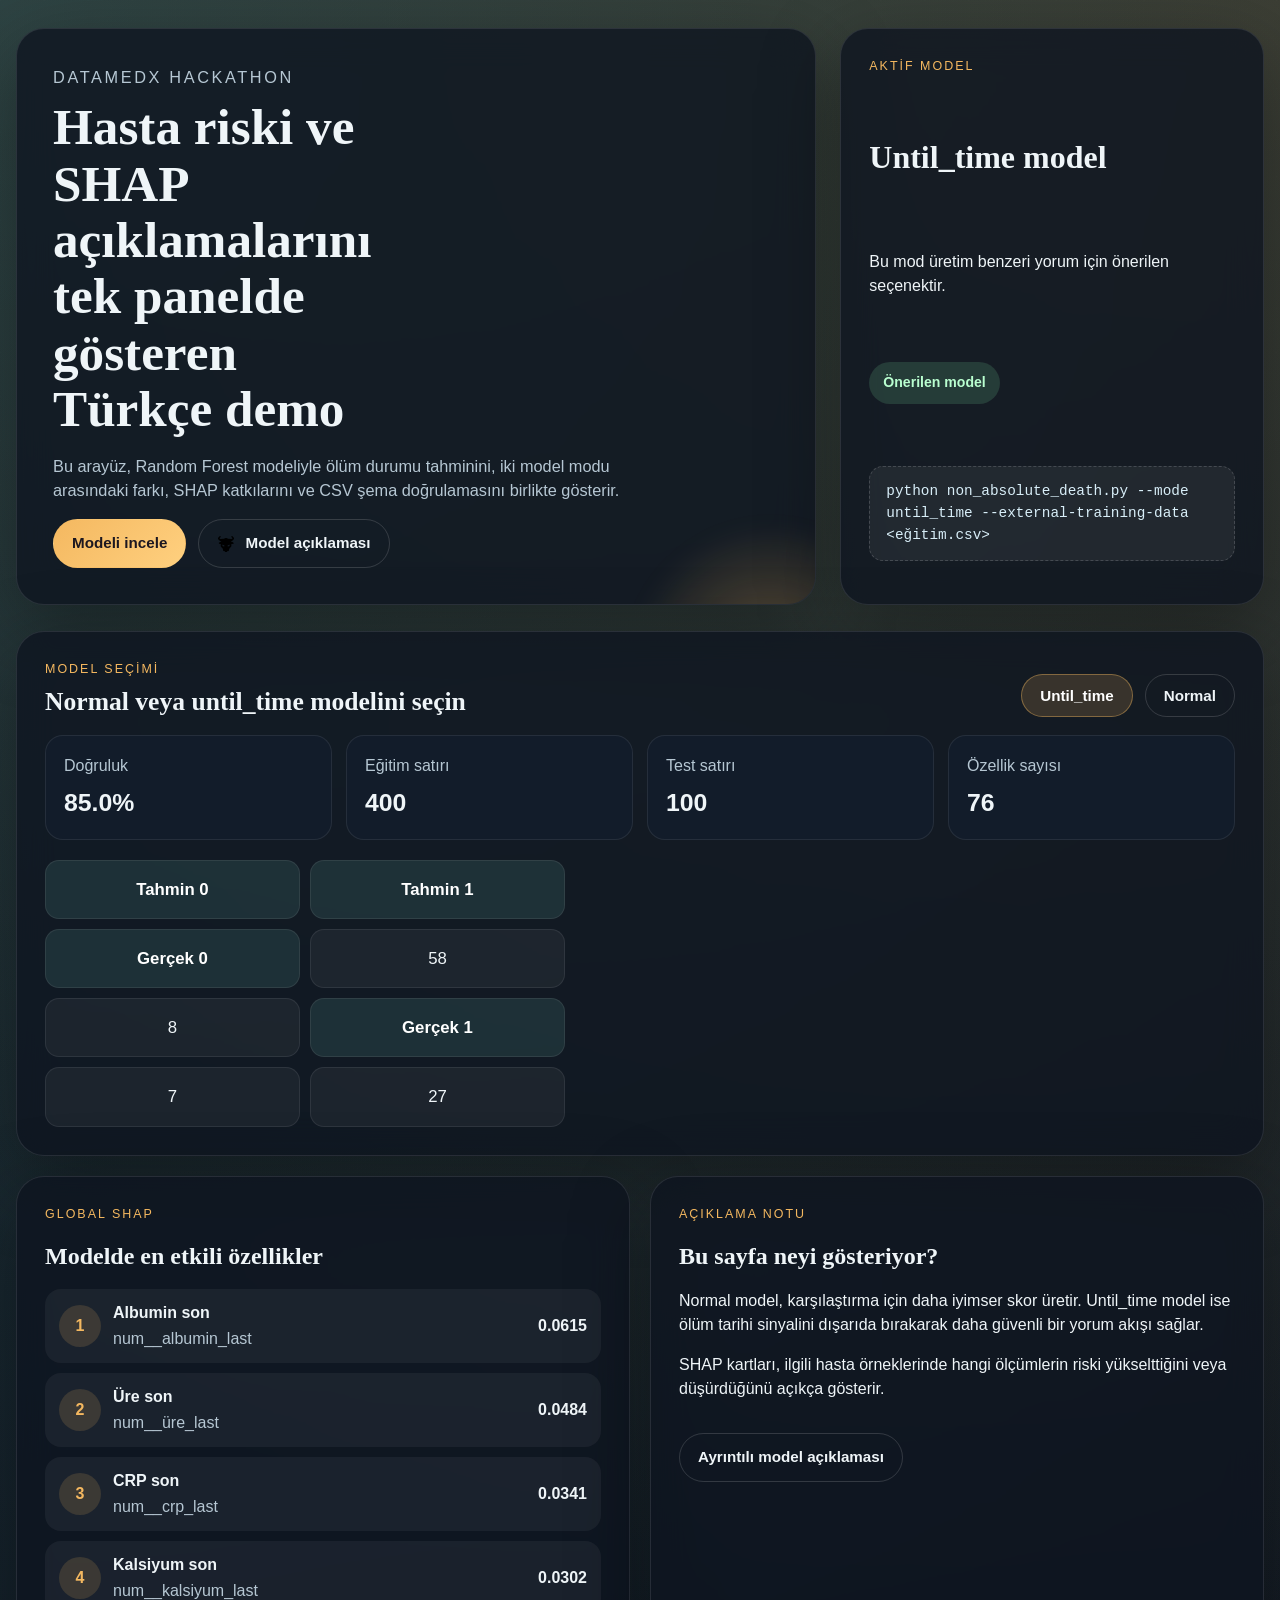
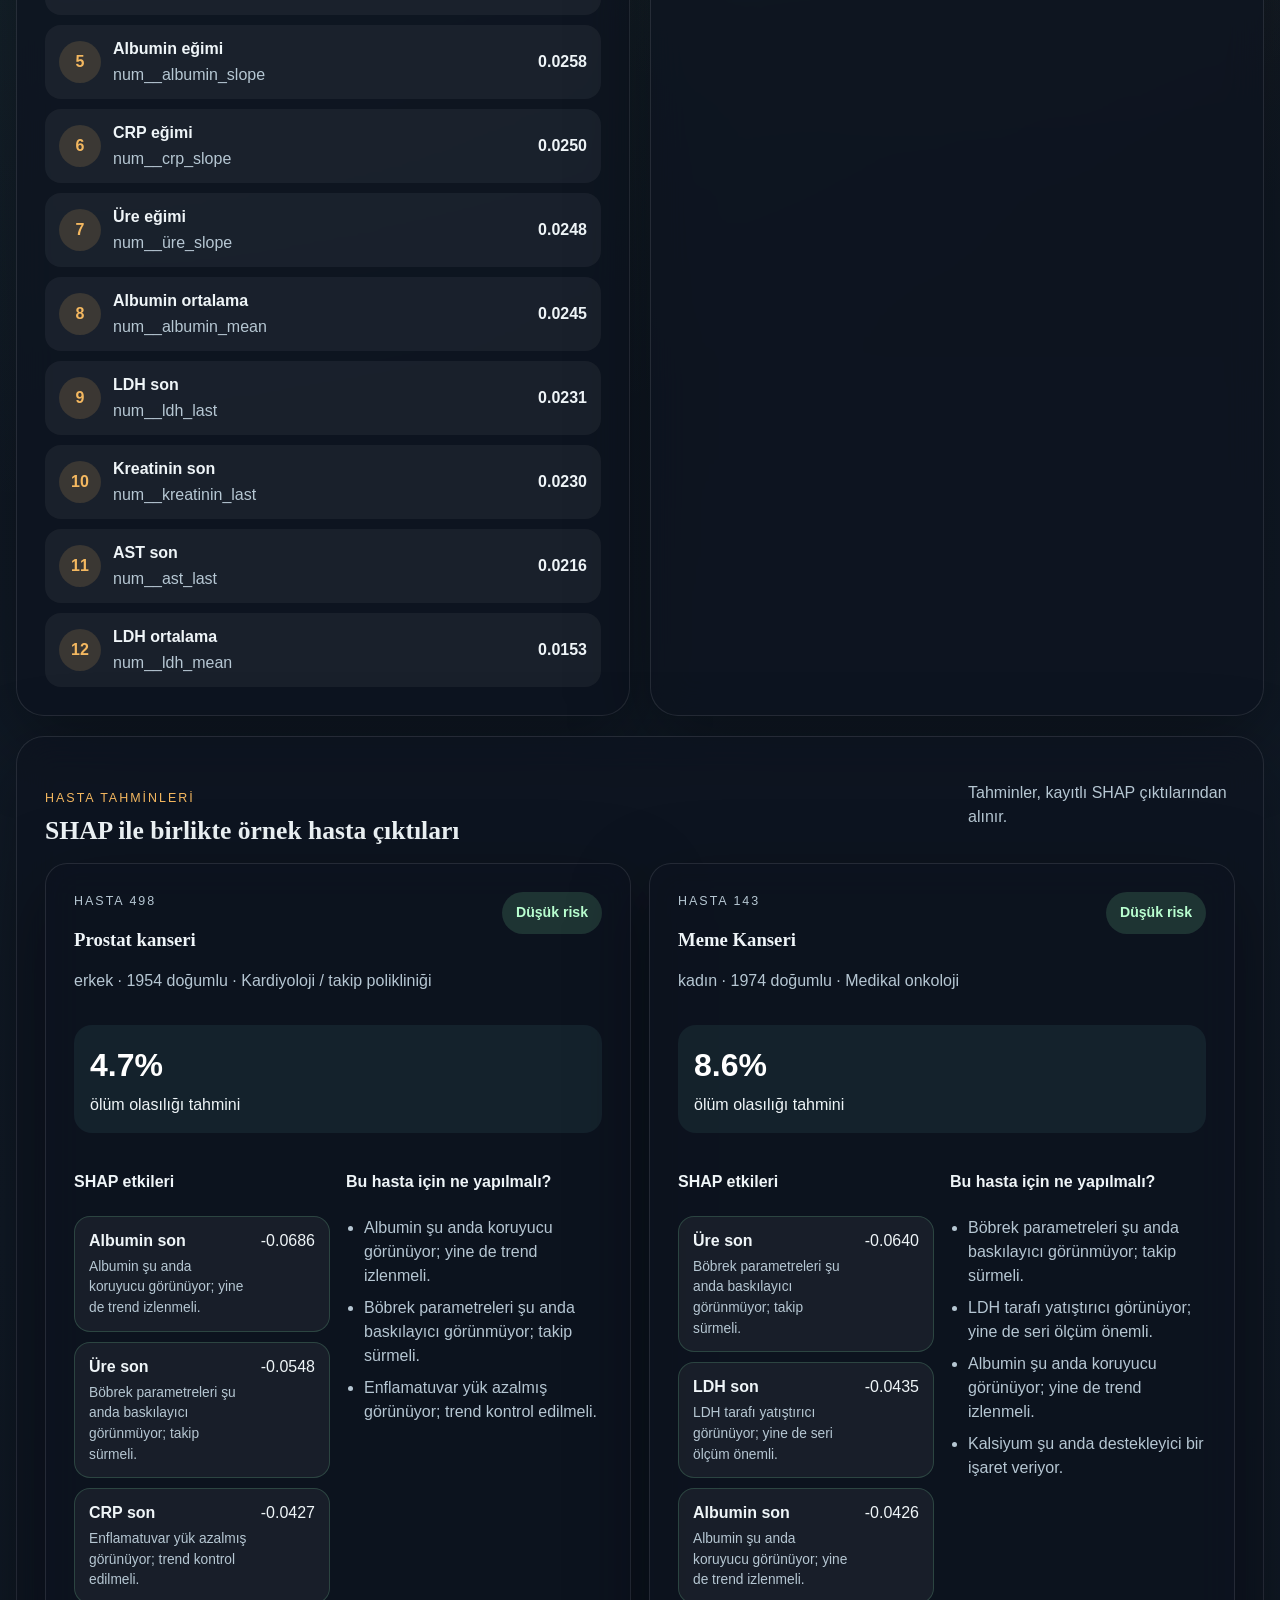
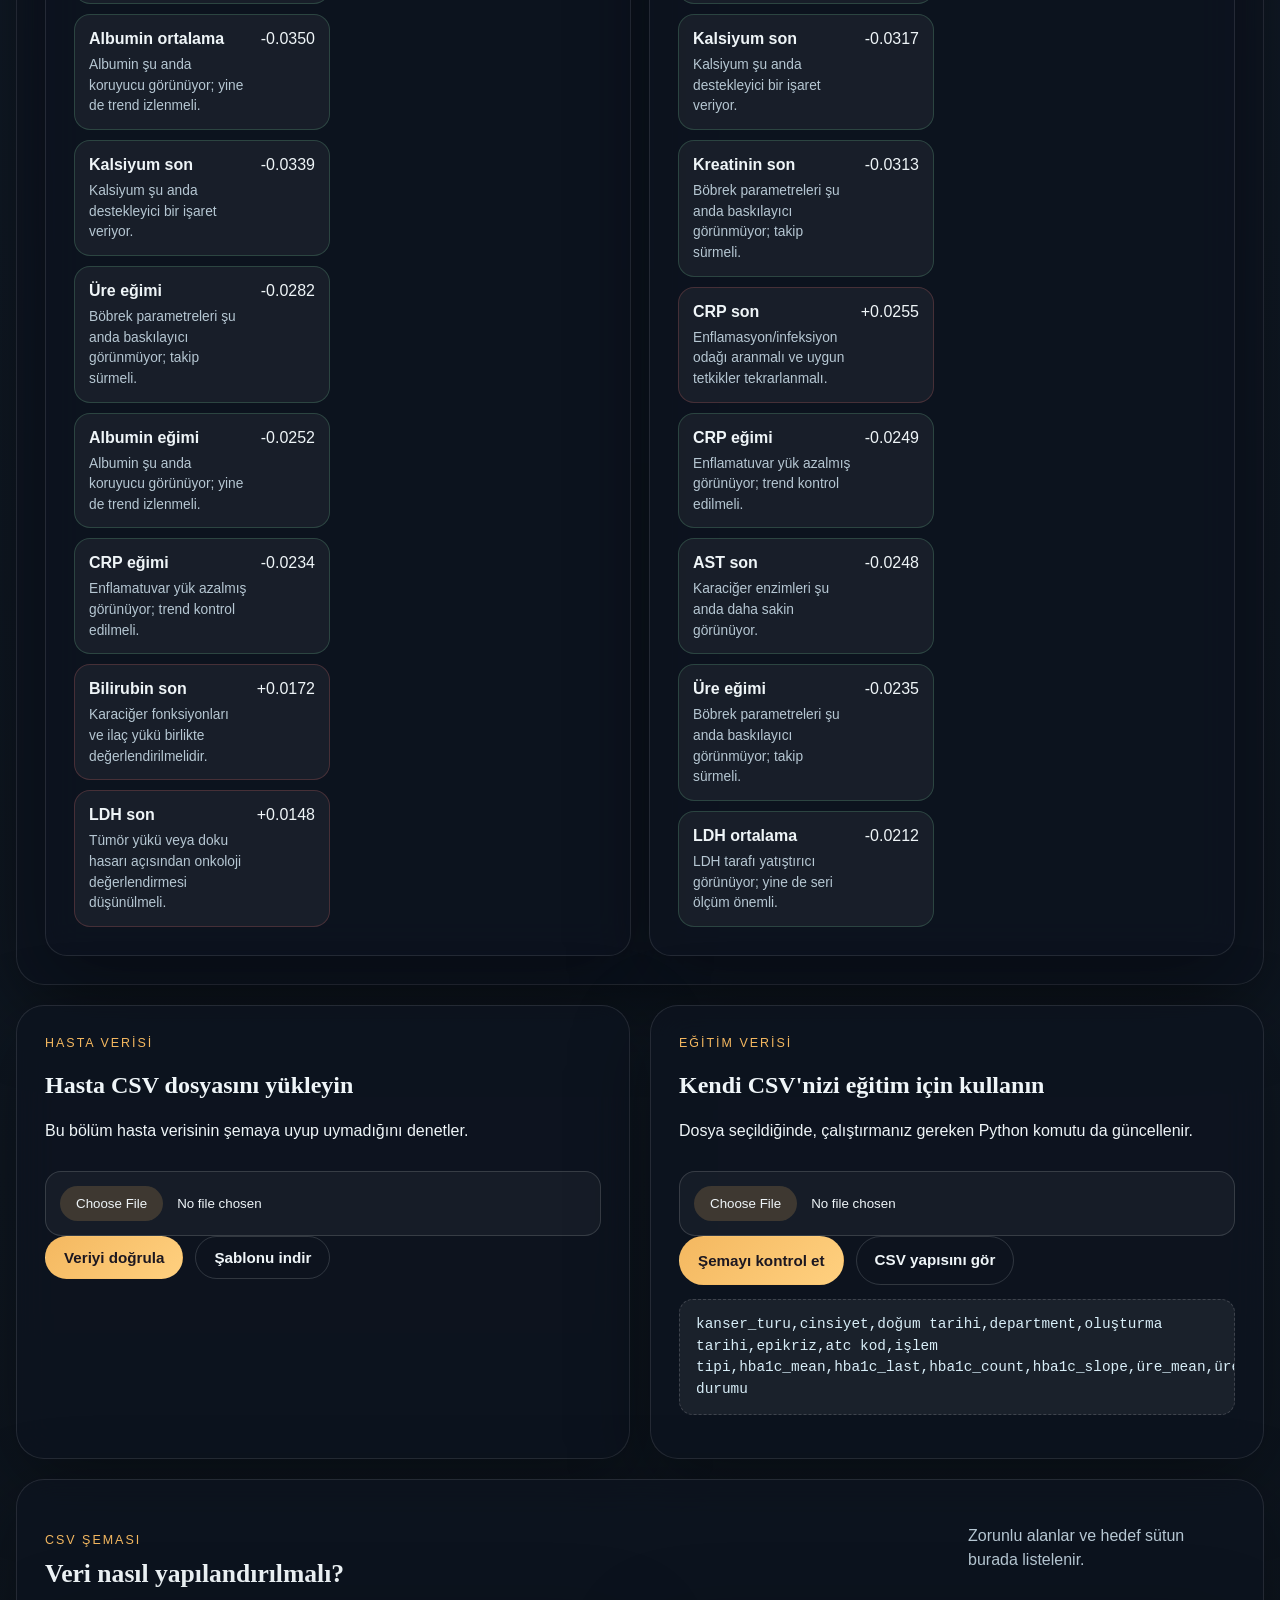
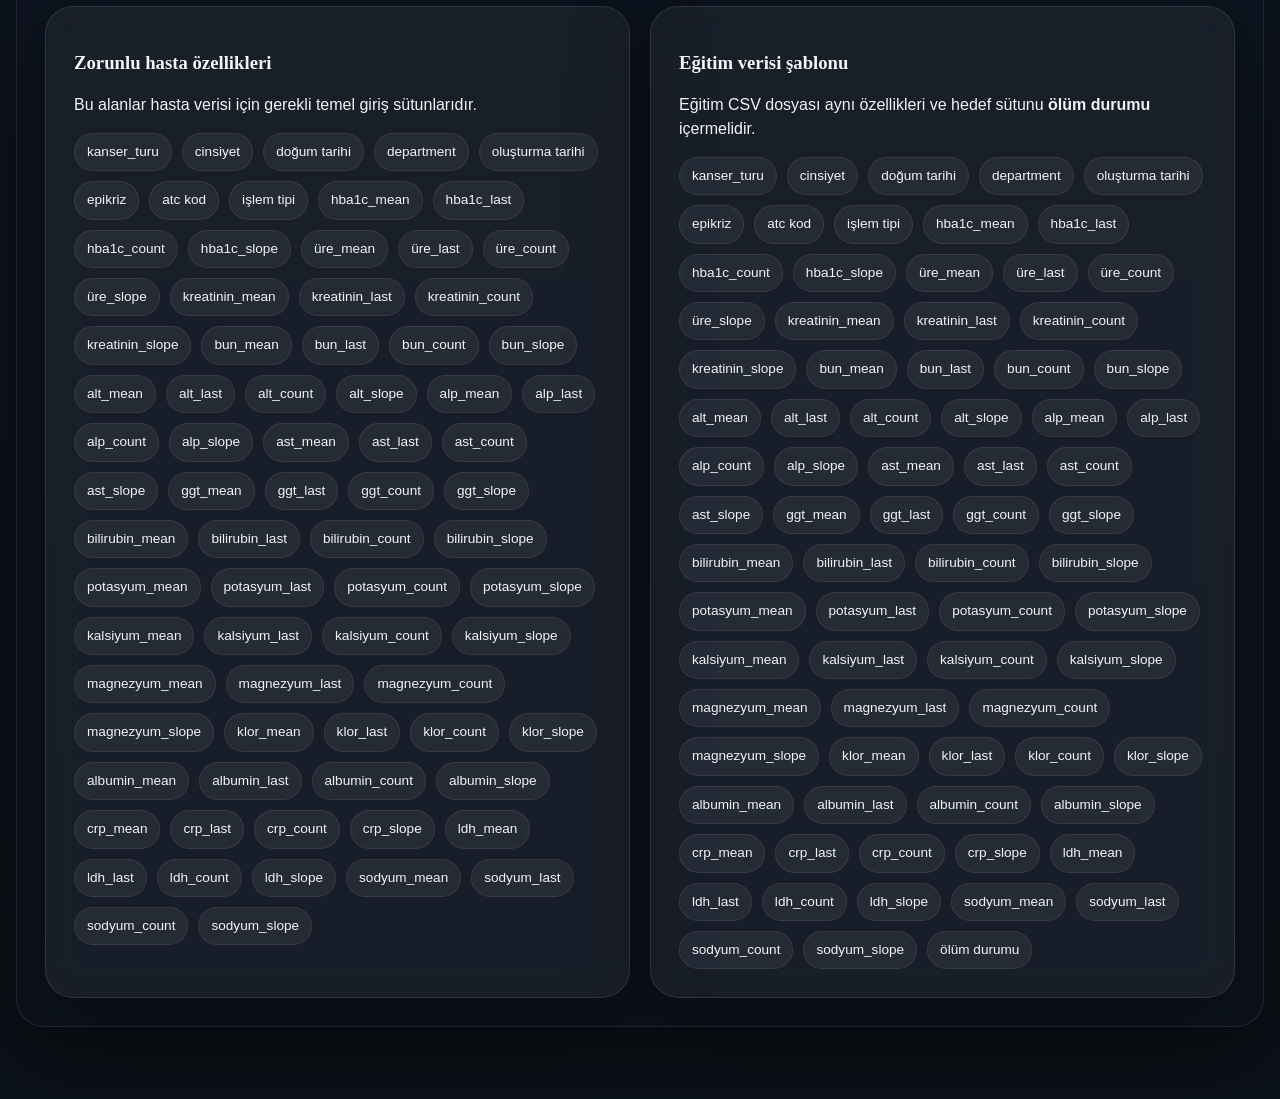
<file: index.html>
<!doctype html>
<html lang="tr">
<head>
	<meta charset="utf-8" />
	<meta name="viewport" content="width=device-width, initial-scale=1" />
	<title>Kanser Ölüm Riski Demo Paneli</title>
	<link rel="stylesheet" href="style.css" />
	<script defer src="app.js"></script>
</head>
<body>
	<div class="page-shell">
		<header class="hero">
			<div class="hero-copy">
				<p class="eyebrow">DataMedX Hackathon</p>
				<h1>Hasta riski ve SHAP açıklamalarını tek panelde gösteren Türkçe demo</h1>
				<p>
					Bu arayüz, Random Forest modeliyle ölüm durumu tahminini, iki model modu arasındaki farkı,
					SHAP katkılarını ve CSV şema doğrulamasını birlikte gösterir.
				</p>
				<div class="hero-actions">
					<a class="primary-link" href="#model-alani">Modeli incele</a>
					<a class="ghost-link" href="model.html">
						<img src="main_menu.png" alt="Model Açıklaması" style="width: 18px; height: 18px; margin-right: 6px; vertical-align: middle;" />
						Model açıklaması
					</a>
				</div>
			</div>
			<aside class="hero-card panel">
				<p class="eyebrow">Aktif model</p>
				<h2 data-role="mode-label">Until_time model</h2>
				<p data-role="model-note">Ölüm tarihi sızıntısı çıkarılmış, SHAP yorumuna uygun model.</p>
				<div class="status-pill status-good" data-role="model-status">Önerilen model</div>
				<p class="command-inline" data-role="command">python non_absolute_death.py --mode until_time</p>
			</aside>
		</header>

		<main class="stacked-layout">
			<section class="panel" id="model-alani">
				<div class="section-head">
					<div>
						<p class="eyebrow">Model seçimi</p>
						<h2>Normal veya until_time modelini seçin</h2>
					</div>
					<div class="toggle-group">
						<button class="toggle-button is-active" data-model-toggle="until_time">Until_time</button>
						<button class="toggle-button" data-model-toggle="normal">Normal</button>
					</div>
				</div>
				<div class="metrics-grid" data-role="metrics"></div>
				<div class="matrix-wrap">
					<div class="matrix" data-role="confusion-matrix"></div>
				</div>
			</section>

			<section class="grid-two">
				<div class="panel">
					<p class="eyebrow">Global SHAP</p>
					<h2>Modelde en etkili özellikler</h2>
					<div class="importance-list" data-role="shap-global"></div>
				</div>
				<div class="panel">
					<p class="eyebrow">Açıklama notu</p>
					<h2>Bu sayfa neyi gösteriyor?</h2>
					<p>
						Normal model, karşılaştırma için daha iyimser skor üretir. Until_time model ise ölüm tarihi sinyalini
						dışarıda bırakarak daha güvenli bir yorum akışı sağlar.
					</p>
					<p>
						SHAP kartları, ilgili hasta örneklerinde hangi ölçümlerin riski yükselttiğini veya düşürdüğünü açıkça gösterir.
					</p>
					<a class="ghost-link inline-link" href="model.html">Ayrıntılı model açıklaması</a>
				</div>
			</section>

			<section class="panel">
				<div class="section-head">
					<div>
						<p class="eyebrow">Hasta tahminleri</p>
						<h2>SHAP ile birlikte örnek hasta çıktıları</h2>
					</div>
					<p class="section-hint">Tahminler, kayıtlı SHAP çıktılarından alınır.</p>
				</div>
				<div class="patient-grid" data-role="shap-local"></div>
			</section>

			<section class="grid-two">
				<div class="panel upload-panel">
					<p class="eyebrow">Hasta verisi</p>
					<h2>Hasta CSV dosyasını yükleyin</h2>
					<p>Bu bölüm hasta verisinin şemaya uyup uymadığını denetler.</p>
					<input id="patient-csv" type="file" accept=".csv,text/csv" class="file-input" />
					<div class="button-row">
						<button id="validate-patient" class="primary-button" type="button">Veriyi doğrula</button>
						<button id="download-template" class="secondary-button" type="button">Şablonu indir</button>
					</div>
					<div class="upload-feedback" data-role="patient-status"></div>
				</div>

				<div class="panel upload-panel">
					<p class="eyebrow">Eğitim verisi</p>
					<h2>Kendi CSV'nizi eğitim için kullanın</h2>
					<p>Dosya seçildiğinde, çalıştırmanız gereken Python komutu da güncellenir.</p>
					<input id="training-csv" type="file" accept=".csv,text/csv" class="file-input" />
					<div class="button-row">
						<button id="validate-training" class="primary-button" type="button">Şemayı kontrol et</button>
						<a class="ghost-link" href="model.html">CSV yapısını gör</a>
					</div>
					<div class="upload-feedback" data-role="training-status"></div>
					<p class="command-inline" data-role="template-preview"></p>
				</div>
			</section>

			<section class="panel">
				<div class="section-head">
					<div>
						<p class="eyebrow">CSV şeması</p>
						<h2>Veri nasıl yapılandırılmalı?</h2>
					</div>
					<p class="section-hint">Zorunlu alanlar ve hedef sütun burada listelenir.</p>
				</div>
				<div data-role="schema"></div>
			</section>
		</main>
	</div>
</body>
</html>
</file>
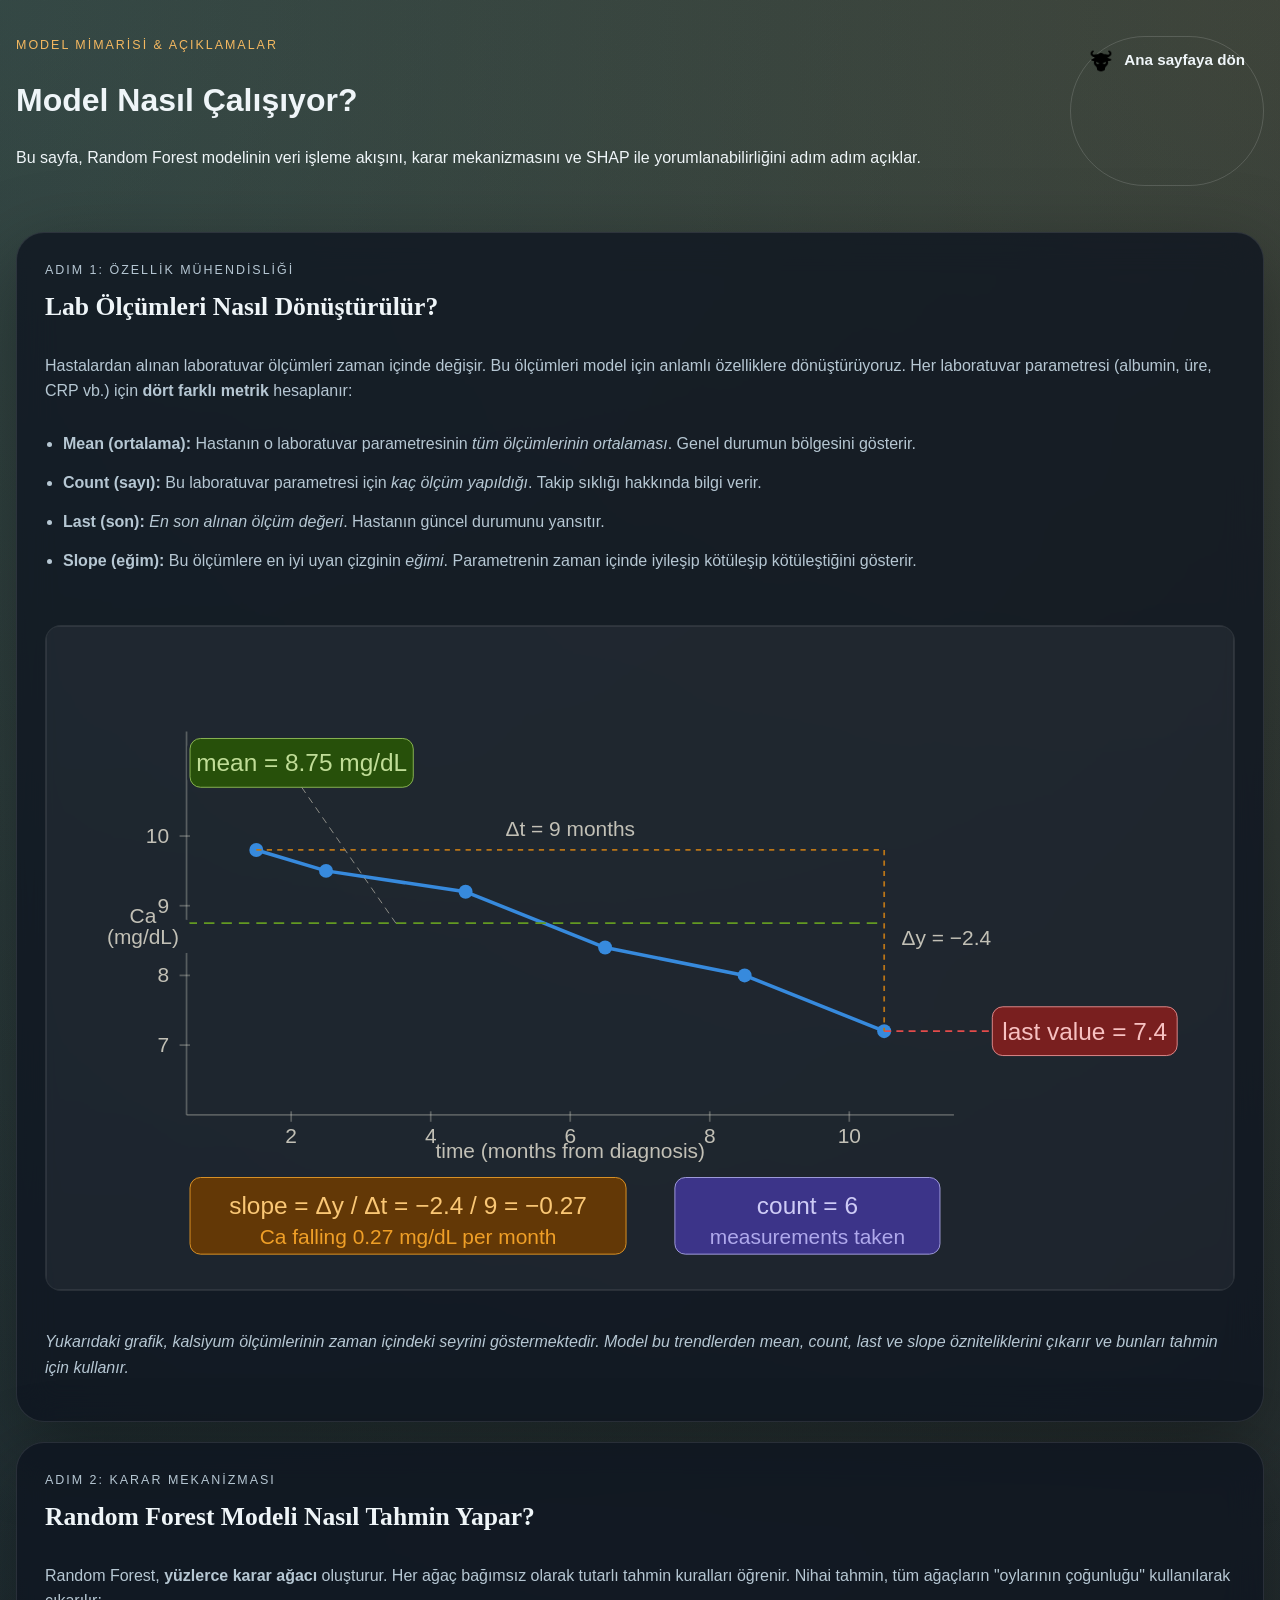
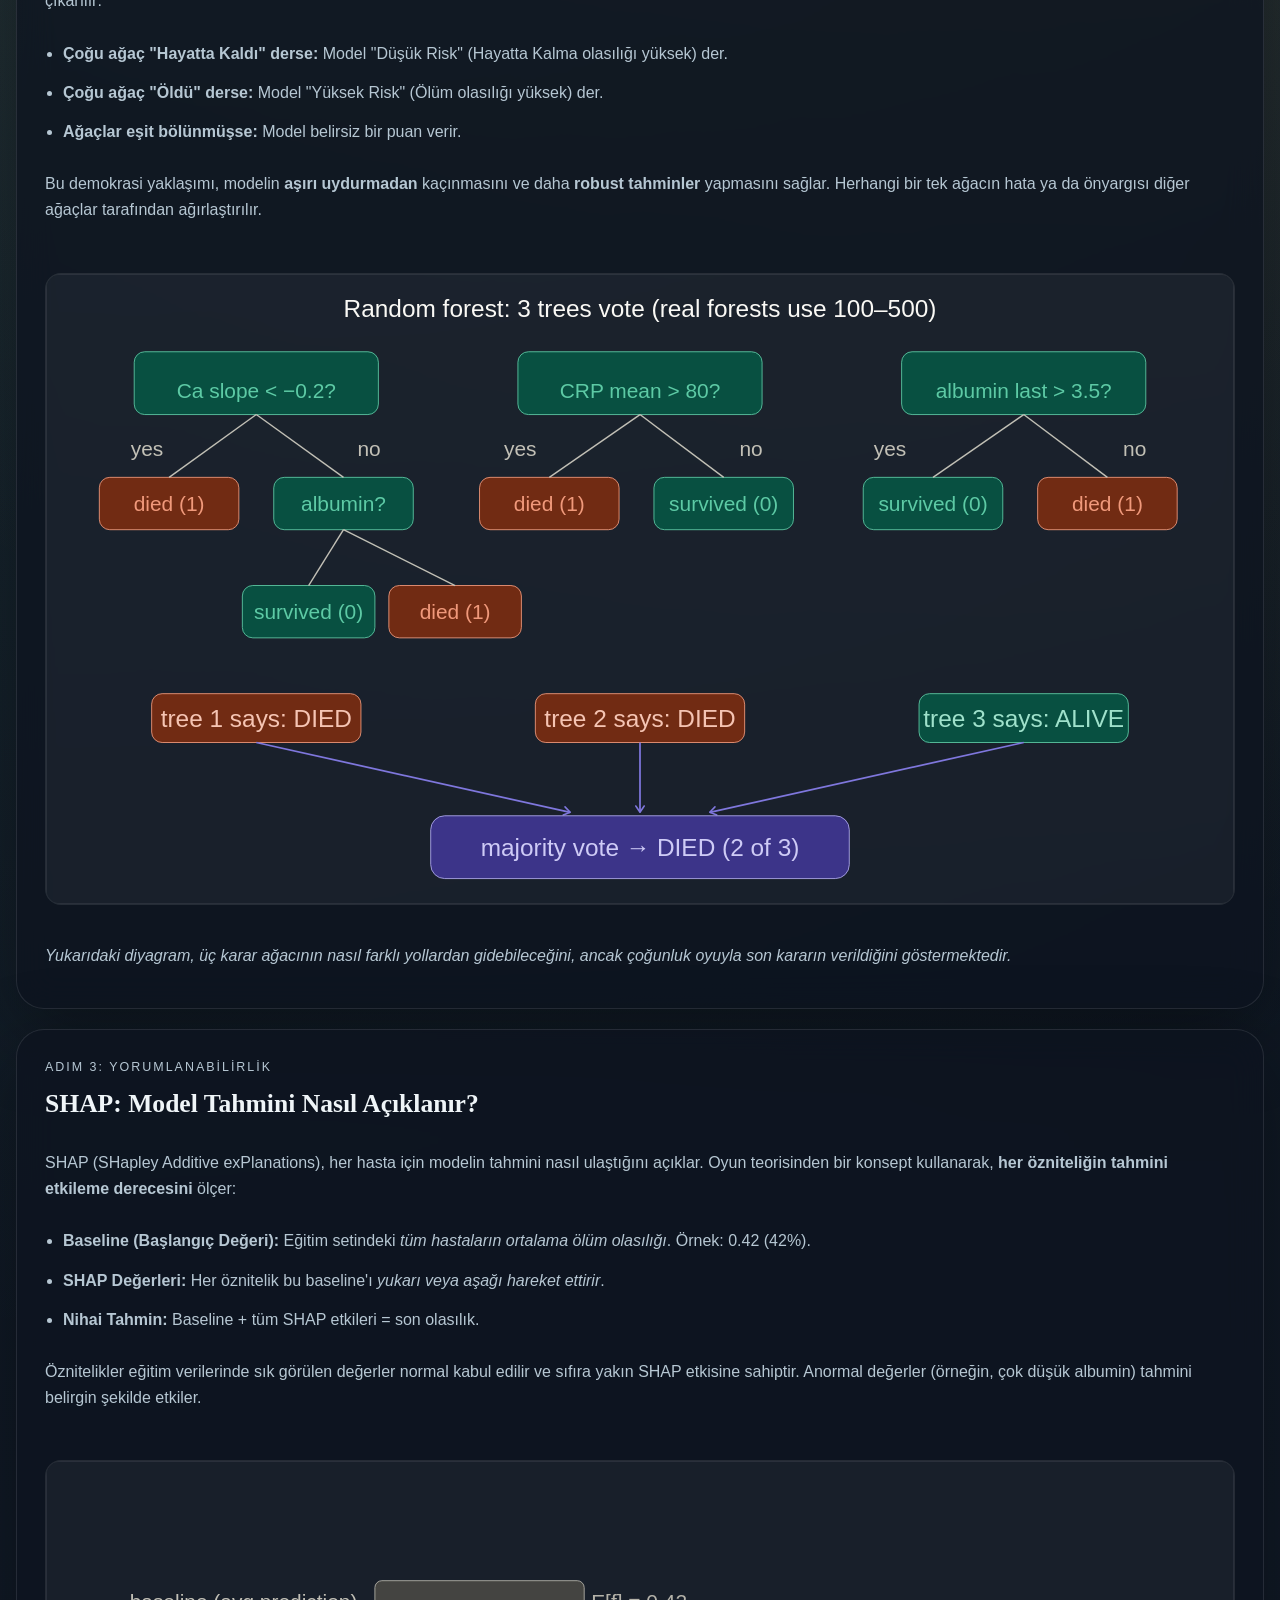
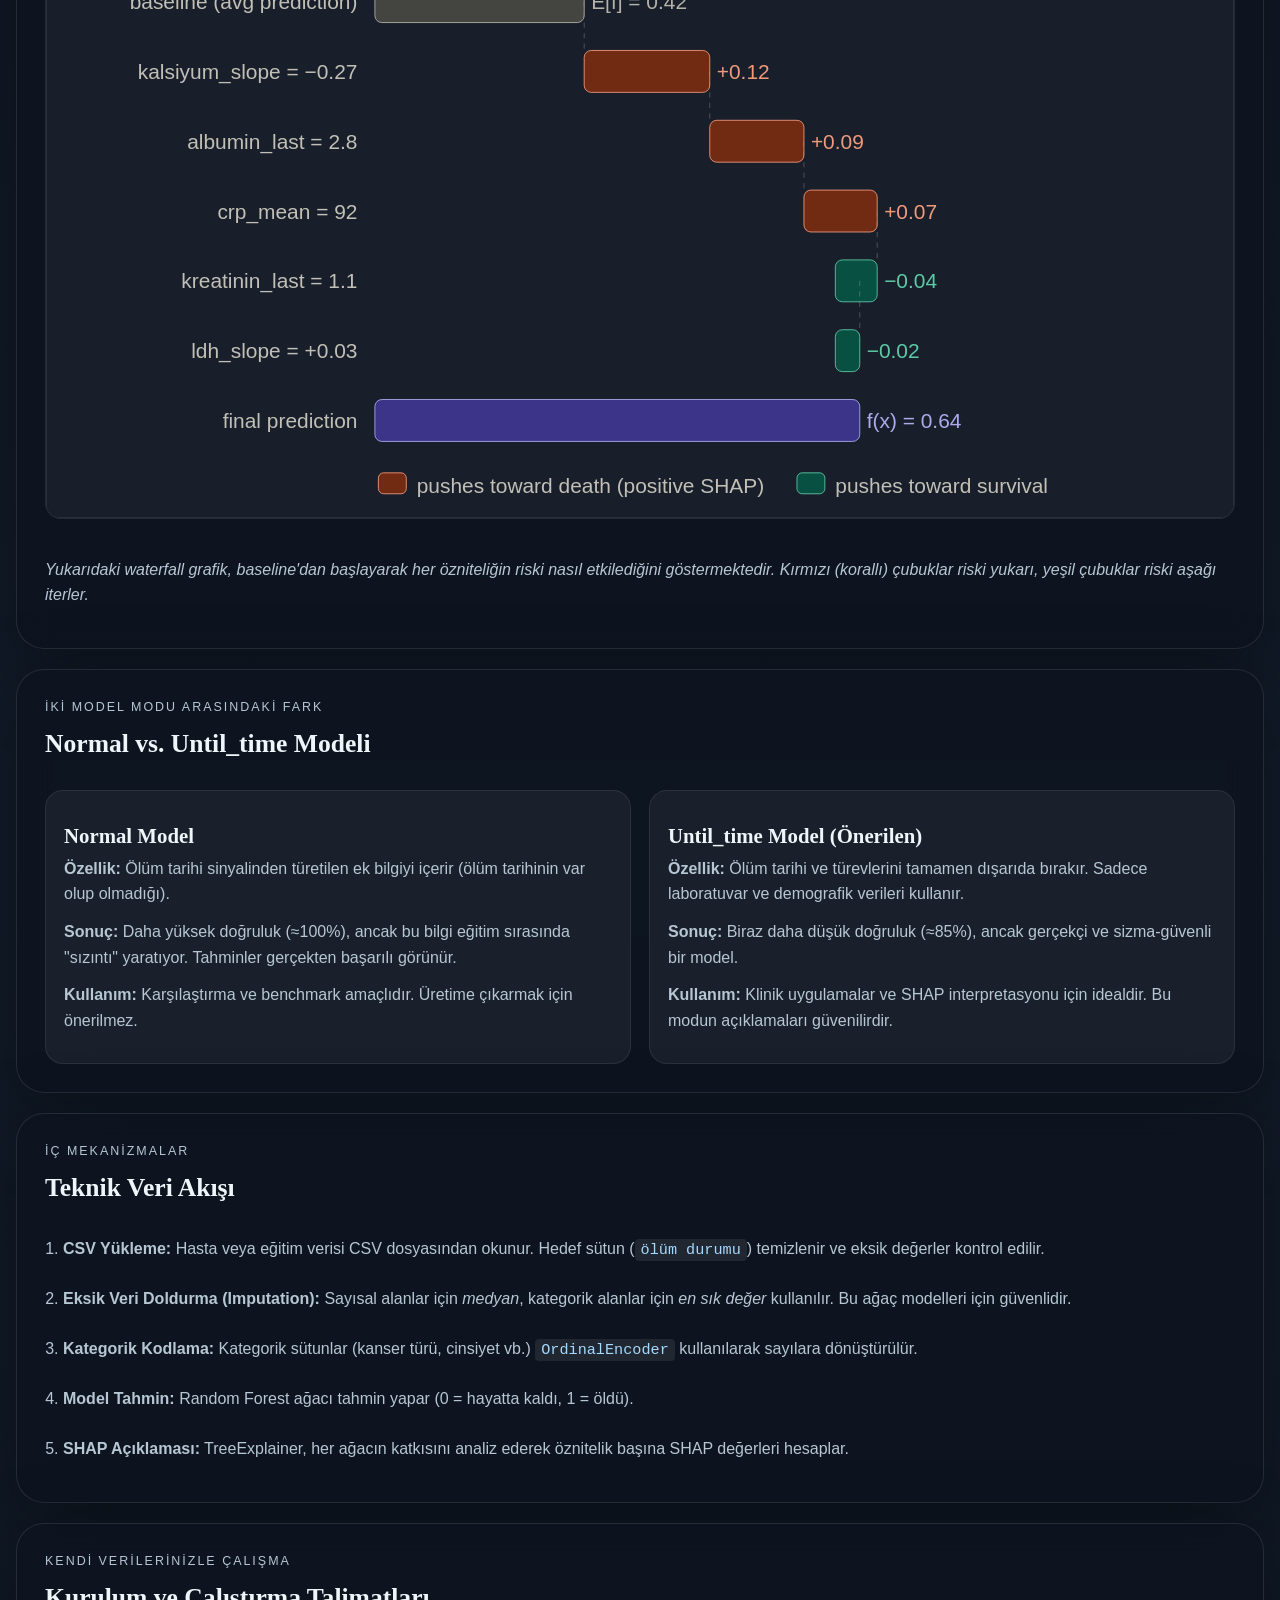
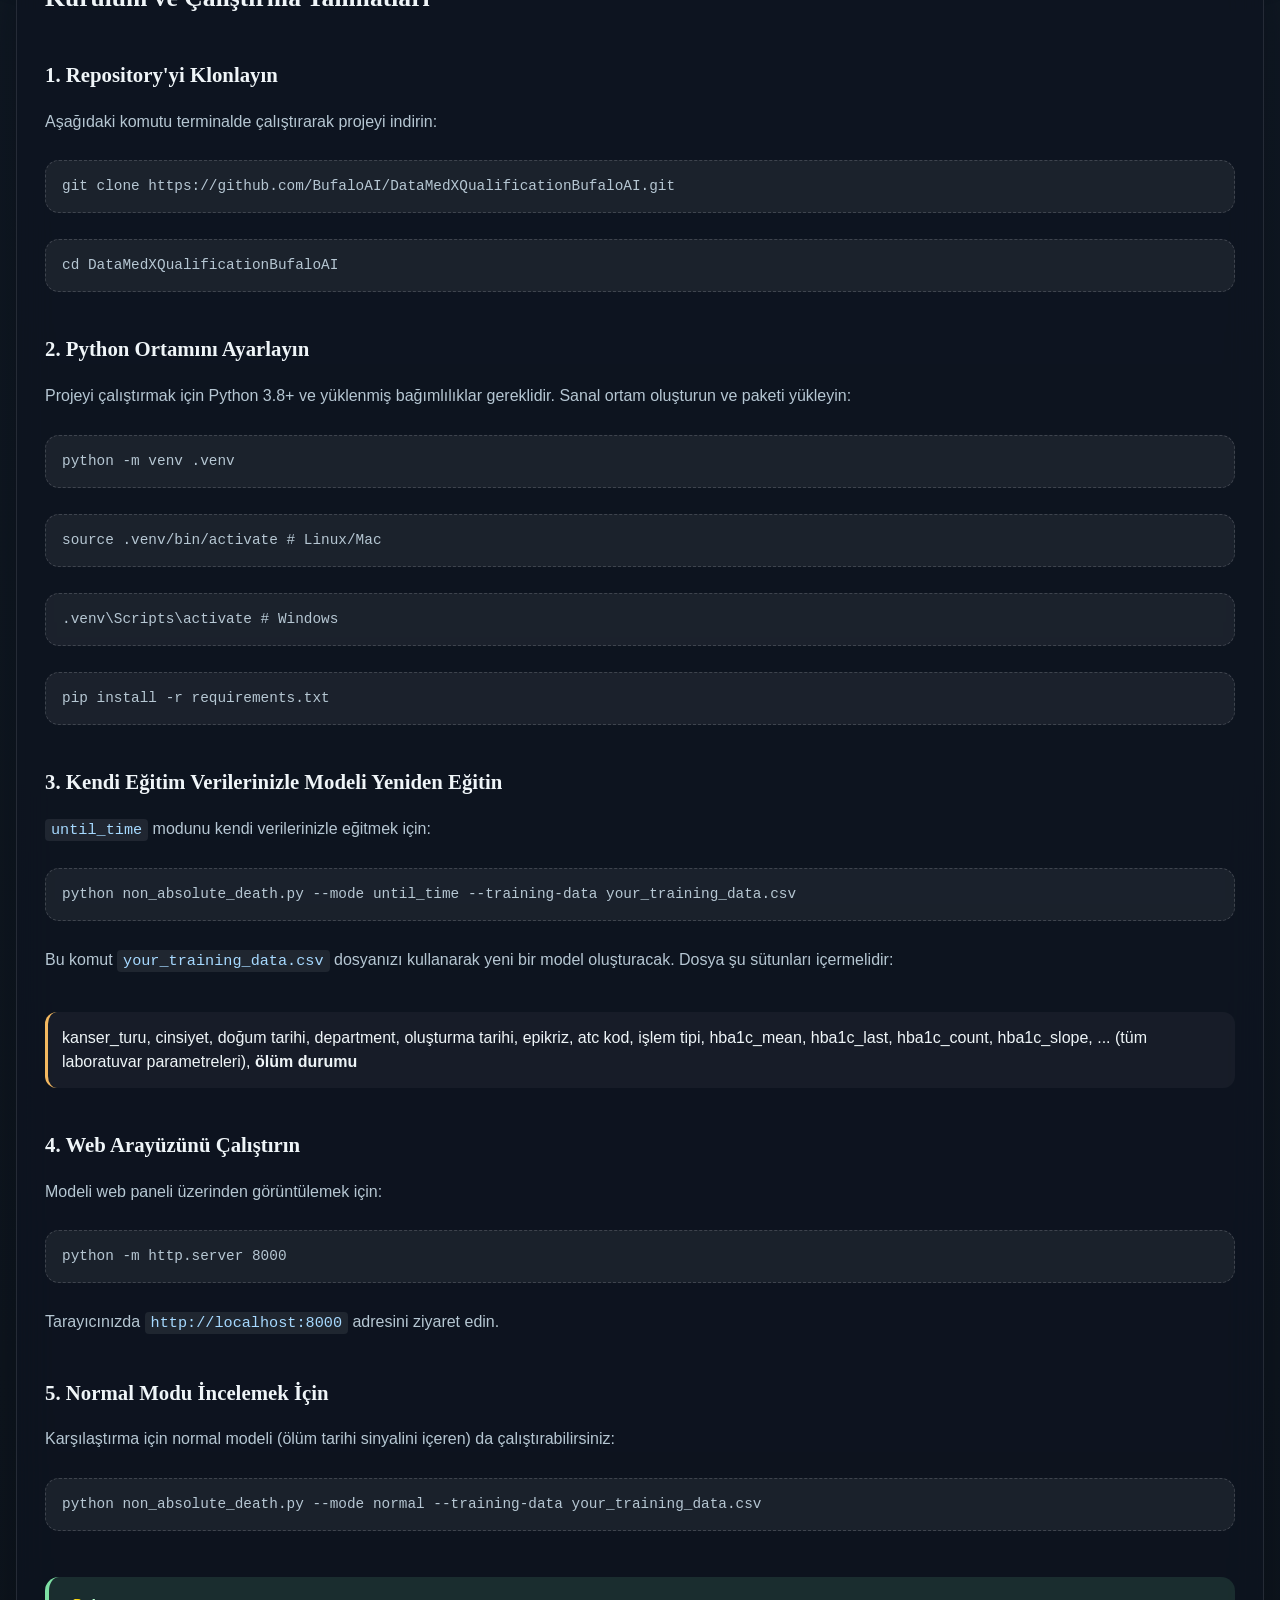
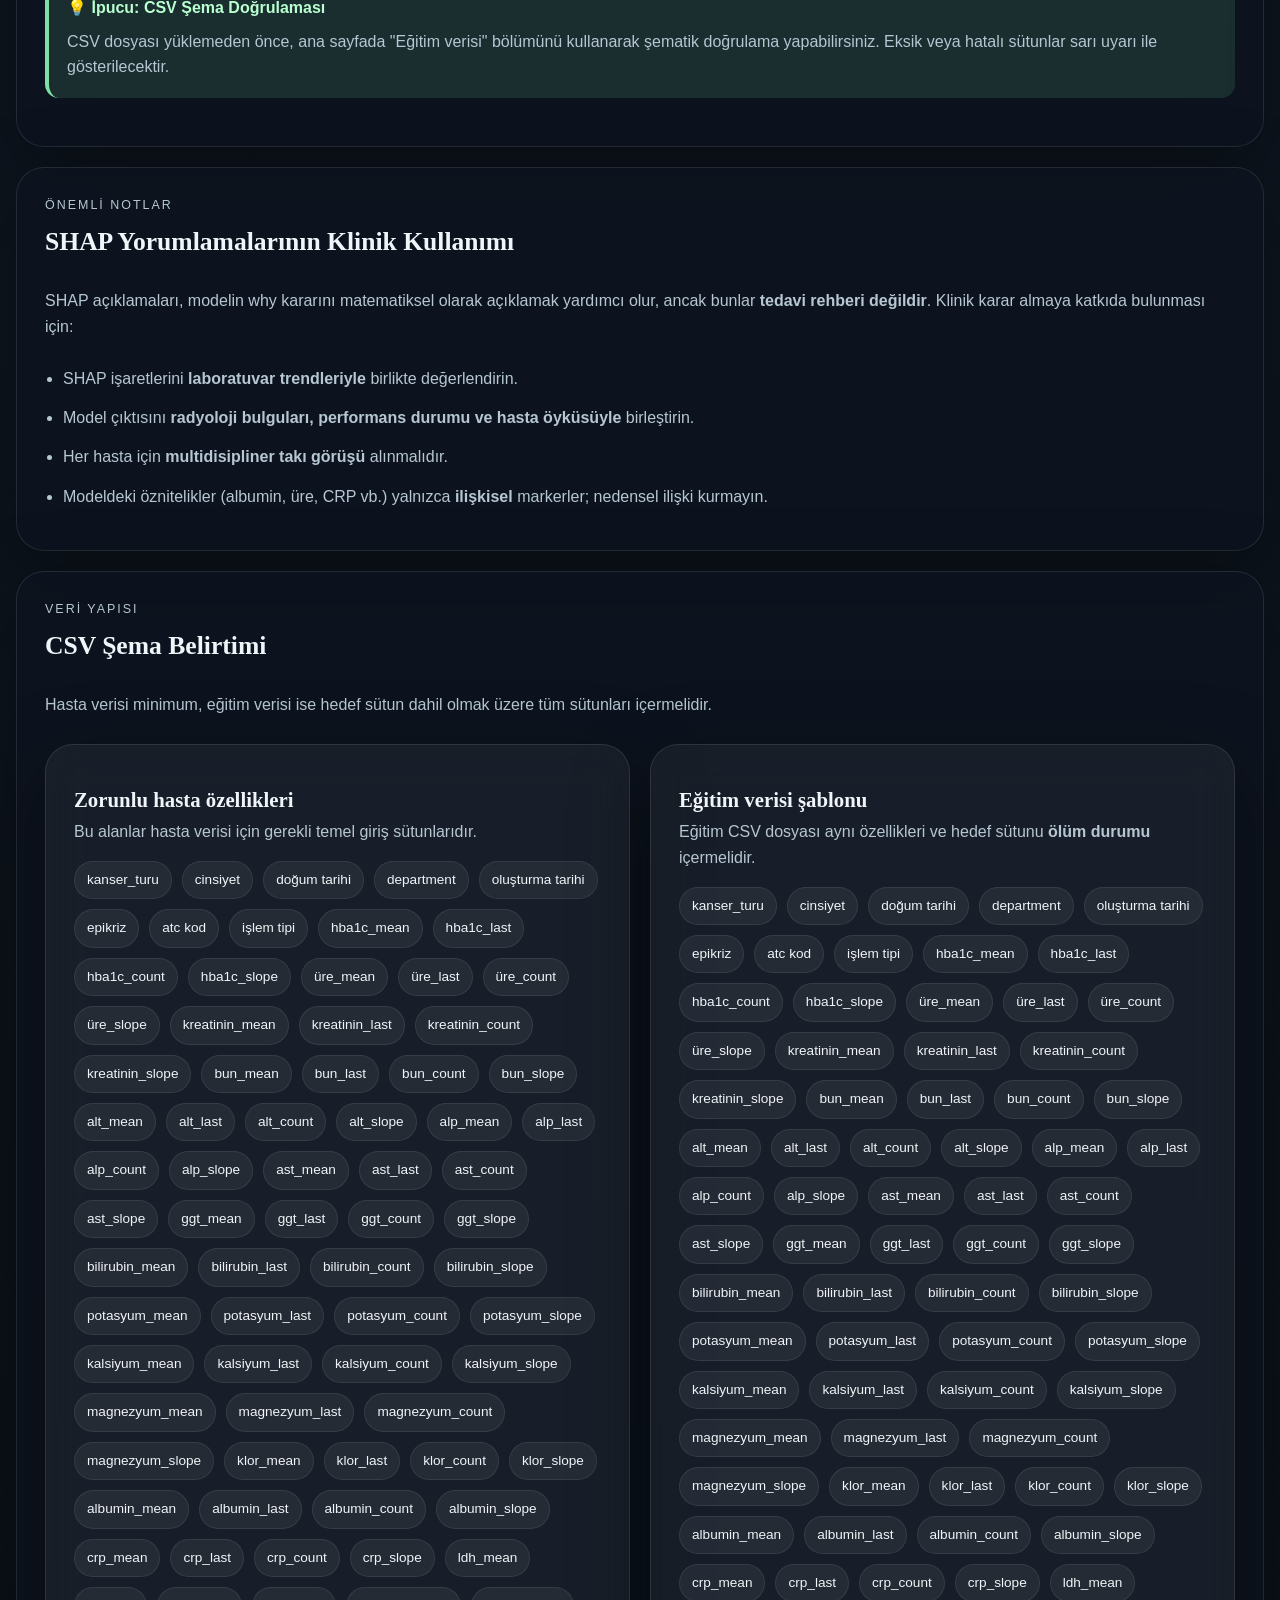
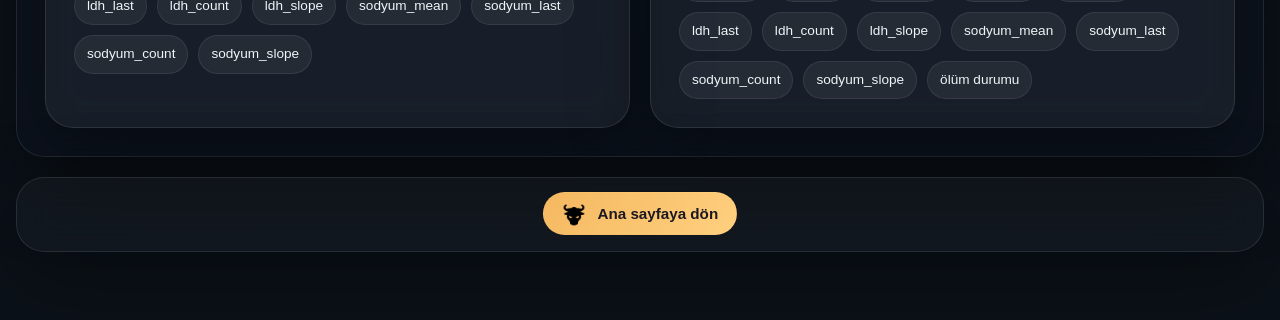
<file: model.html>
<!doctype html>
<html lang="tr">
<head>
	<meta charset="utf-8" />
	<meta name="viewport" content="width=device-width, initial-scale=1" />
	<title>Model Açıklaması | Kanser Ölüm Riski Demo Paneli</title>
	<link rel="stylesheet" href="style.css" />
	<script defer src="app.js"></script>
</head>
<body>
	<div class="page-shell">
		<header class="hero hero-compact">
			<div>
				<p class="eyebrow">Model Mimarisi & Açıklamalar</p>
				<h1>Model Nasıl Çalışıyor?</h1>
				<p>
					Bu sayfa, Random Forest modelinin veri işleme akışını, karar mekanizmasını ve SHAP ile yorumlanabilirliğini
					adım adım açıklar.
				</p>
			</div>
			<a class="ghost-link" href="index.html">
				<img src="main_menu.png" alt="Ana Menüye Dön" style="width: 24px; height: 24px; margin-right: 8px; vertical-align: middle;" />
				Ana sayfaya dön
			</a>
		</header>

		<main class="stacked-layout">
			<!-- Feature Engineering Section -->
			<section class="panel narrative">
				<div class="section-head">
					<div>
						<p class="eyebrow">Adım 1: Özellik Mühendisliği</p>
						<h2>Lab Ölçümleri Nasıl Dönüştürülür?</h2>
					</div>
				</div>
				<p>
					Hastalardan alınan laboratuvar ölçümleri zaman içinde değişir. Bu ölçümleri model için anlamlı özelliklere
					dönüştürüyoruz. Her laboratuvar parametresi (albumin, üre, CRP vb.) için <strong>dört farklı metrik</strong>
					hesaplanır:
				</p>
				<ul class="recommendation-list">
					<li><strong>Mean (ortalama):</strong> Hastanın o laboratuvar parametresinin <em>tüm ölçümlerinin ortalaması</em>. Genel durumun bölgesini gösterir.</li>
					<li><strong>Count (sayı):</strong> Bu laboratuvar parametresi için <em>kaç ölçüm yapıldığı</em>. Takip sıklığı hakkında bilgi verir.</li>
					<li><strong>Last (son):</strong> <em>En son alınan ölçüm değeri</em>. Hastanın güncel durumunu yansıtır.</li>
					<li><strong>Slope (eğim):</strong> Bu ölçümlere en iyi uyan çizginin <em>eğimi</em>. Parametrenin zaman içinde iyileşip kötüleşip kötüleştiğini gösterir.</li>
				</ul>
				<div style="margin: 24px 0; border-radius: 16px; overflow: hidden; background: rgba(255, 255, 255, 0.02); border: 1px solid rgba(255, 255, 255, 0.08);">
					<img src="feature_engineering_trajectory.svg" alt="Feature Engineering Trajectory" style="width: 100%; height: auto; display: block;">
				</div>
				<p style="color: var(--muted); font-style: italic;">
					Yukarıdaki grafik, kalsiyum ölçümlerinin zaman içindeki seyrini göstermektedir. Model bu trendlerden
					mean, count, last ve slope özniteliklerini çıkarır ve bunları tahmin için kullanır.
				</p>
			</section>

			<!-- Random Forest Section -->
			<section class="panel narrative">
				<div class="section-head">
					<div>
						<p class="eyebrow">Adım 2: Karar Mekanizması</p>
						<h2>Random Forest Modeli Nasıl Tahmin Yapar?</h2>
					</div>
				</div>
				<p>
					Random Forest, <strong>yüzlerce karar ağacı</strong> oluşturur. Her ağaç bağımsız olarak tutarlı tahmin kuralları öğrenir.
					Nihai tahmin, tüm ağaçların "oylarının çoğunluğu" kullanılarak çıkarılır:
				</p>
				<ul class="recommendation-list">
					<li><strong>Çoğu ağaç "Hayatta Kaldı" derse:</strong> Model "Düşük Risk" (Hayatta Kalma olasılığı yüksek) der.</li>
					<li><strong>Çoğu ağaç "Öldü" derse:</strong> Model "Yüksek Risk" (Ölüm olasılığı yüksek) der.</li>
					<li><strong>Ağaçlar eşit bölünmüşse:</strong> Model belirsiz bir puan verir.</li>
				</ul>
				<p>
					Bu demokrasi yaklaşımı, modelin <strong>aşırı uydurmadan</strong> kaçınmasını ve daha <strong>robust tahminler</strong>
					yapmasını sağlar. Herhangi bir tek ağacın hata ya da önyargısı diğer ağaçlar tarafından ağırlaştırılır.
				</p>
				<div style="margin: 24px 0; border-radius: 16px; overflow: hidden; background: rgba(255, 255, 255, 0.02); border: 1px solid rgba(255, 255, 255, 0.08);">
					<img src="random_forest_intuition.svg" alt="Random Forest Intuition" style="width: 100%; height: auto; display: block;">
				</div>
				<p style="color: var(--muted); font-style: italic;">
					Yukarıdaki diyagram, üç karar ağacının nasıl farklı yollardan gidebileceğini, ancak çoğunluk oyuyla
					son kararın verildiğini göstermektedir.
				</p>
			</section>

			<!-- SHAP Explanation Section -->
			<section class="panel narrative">
				<div class="section-head">
					<div>
						<p class="eyebrow">Adım 3: Yorumlanabilirlik</p>
						<h2>SHAP: Model Tahmini Nasıl Açıklanır?</h2>
					</div>
				</div>
				<p>
					SHAP (SHapley Additive exPlanations), her hasta için modelin tahmini nasıl ulaştığını açıklar.
					Oyun teorisinden bir konsept kullanarak, <strong>her özniteliğin tahmini etkileme derecesini</strong>
					ölçer:
				</p>
				<ul class="recommendation-list">
					<li><strong>Baseline (Başlangıç Değeri):</strong> Eğitim setindeki <em>tüm hastaların ortalama ölüm olasılığı</em>. Örnek: 0.42 (42%).</li>
					<li><strong>SHAP Değerleri:</strong> Her öznitelik bu baseline'ı <em>yukarı veya aşağı hareket ettirir</em>.</li>
					<li><strong>Nihai Tahmin:</strong> Baseline + tüm SHAP etkileri = son olasılık.</li>
				</ul>
				<p>
					Öznitelikler eğitim verilerinde sık görülen değerler normal kabul edilir ve sıfıra yakın SHAP etkisine sahiptir.
					Anormal değerler (örneğin, çok düşük albumin) tahmini belirgin şekilde etkiler.
				</p>
				<div style="margin: 24px 0; border-radius: 16px; overflow: hidden; background: rgba(255, 255, 255, 0.02); border: 1px solid rgba(255, 255, 255, 0.08);">
					<img src="shap_waterfall_sketch.svg" alt="SHAP Waterfall Explanation" style="width: 100%; height: auto; display: block;">
				</div>
				<p style="color: var(--muted); font-style: italic;">
					Yukarıdaki waterfall grafik, baseline'dan başlayarak her özniteliğin riski nasıl etkilediğini göstermektedir.
					Kırmızı (korallı) çubuklar riski yukarı, yeşil çubuklar riski aşağı iterler.
				</p>
			</section>

			<!-- Model Modes Section -->
			<section class="panel narrative">
				<div class="section-head">
					<div>
						<p class="eyebrow">İki Model Modu Arasındaki Fark</p>
						<h2>Normal vs. Until_time Modeli</h2>
					</div>
				</div>
				<div class="mode-comparison">
					<article>
						<h3>Normal Model</h3>
						<p>
							<strong>Özellik:</strong> Ölüm tarihi sinyalinden türetilen ek bilgiyi içerir
							(ölüm tarihinin var olup olmadığı).
						</p>
						<p>
							<strong>Sonuç:</strong> Daha yüksek doğruluk (≈100%), ancak bu bilgi eğitim sırasında "sızıntı"
							yaratıyor. Tahminler gerçekten başarılı görünür.
						</p>
						<p>
							<strong>Kullanım:</strong> Karşılaştırma ve benchmark amaçlıdır. Üretime çıkarmak için önerilmez.
						</p>
					</article>
					<article>
						<h3>Until_time Model (Önerilen)</h3>
						<p>
							<strong>Özellik:</strong> Ölüm tarihi ve türevlerini tamamen dışarıda bırakır. Sadece laboratuvar ve
							demografik verileri kullanır.
						</p>
						<p>
							<strong>Sonuç:</strong> Biraz daha düşük doğruluk (≈85%), ancak gerçekçi ve sizma-güvenli bir model.
						</p>
						<p>
							<strong>Kullanım:</strong> Klinik uygulamalar ve SHAP interpretasyonu için idealdir. Bu modun
							açıklamaları güvenilirdir.
						</p>
					</article>
				</div>
			</section>

			<!-- Technical Flow Section -->
			<section class="panel narrative">
				<div class="section-head">
					<div>
						<p class="eyebrow">İç Mekanizmalar</p>
						<h2>Teknik Veri Akışı</h2>
					</div>
				</div>
				<ol class="steps-list">
					<li>
						<strong>CSV Yükleme:</strong> Hasta veya eğitim verisi CSV dosyasından okunur. Hedef sütun
						(<code>ölüm durumu</code>) temizlenir ve eksik değerler kontrol edilir.
					</li>
					<li>
						<strong>Eksik Veri Doldurma (Imputation):</strong> Sayısal alanlar için <em>medyan</em>,
						kategorik alanlar için <em>en sık değer</em> kullanılır. Bu ağaç modelleri için güvenlidir.
					</li>
					<li>
						<strong>Kategorik Kodlama:</strong> Kategorik sütunlar (kanser türü, cinsiyet vb.)
						<code>OrdinalEncoder</code> kullanılarak sayılara dönüştürülür.
					</li>
					<li>
						<strong>Model Tahmin:</strong> Random Forest ağacı tahmin yapar (0 = hayatta kaldı, 1 = öldü).
					</li>
					<li>
						<strong>SHAP Açıklaması:</strong> TreeExplainer, her ağacın katkısını analiz ederek öznitelik
						başına SHAP değerleri hesaplar.
					</li>
				</ol>
			</section>

			<!-- Setup Instructions Section -->
			<section class="panel narrative">
				<div class="section-head">
					<div>
						<p class="eyebrow">Kendi Verilerinizle Çalışma</p>
						<h2>Kurulum ve Çalıştırma Talimatları</h2>
					</div>
				</div>

				<h3 style="margin-top: 20px;">1. Repository'yi Klonlayın</h3>
				<p>Aşağıdaki komutu terminalde çalıştırarak projeyi indirin:</p>
				<p class="command-inline">git clone https://github.com/BufaloAI/DataMedXQualificationBufaloAI.git</p>
				<p class="command-inline">cd DataMedXQualificationBufaloAI</p>

				<h3 style="margin-top: 20px;">2. Python Ortamını Ayarlayın</h3>
				<p>
					Projeyi çalıştırmak için Python 3.8+ ve yüklenmiş bağımlılıklar gereklidir. Sanal ortam oluşturun
					ve paketi yükleyin:
				</p>
				<p class="command-inline">python -m venv .venv</p>
				<p class="command-inline">source .venv/bin/activate  # Linux/Mac</p>
				<p class="command-inline">.venv\Scripts\activate  # Windows</p>
				<p class="command-inline">pip install -r requirements.txt</p>

				<h3 style="margin-top: 20px;">3. Kendi Eğitim Verilerinizle Modeli Yeniden Eğitin</h3>
				<p>
					<code>until_time</code> modunu kendi verilerinizle eğitmek için:
				</p>
				<p class="command-inline">python non_absolute_death.py --mode until_time --training-data your_training_data.csv</p>
				<p style="color: var(--muted);">
					Bu komut <code>your_training_data.csv</code> dosyanızı kullanarak yeni bir model oluşturacak.
					Dosya şu sütunları içermelidir:
				</p>
				<div style="background: rgba(255, 255, 255, 0.04); border-radius: 12px; padding: 14px; margin: 12px 0; border-left: 3px solid var(--accent);">
					kanser_turu, cinsiyet, doğum tarihi, department, oluşturma tarihi, epikriz, atc kod, işlem tipi,
					hba1c_mean, hba1c_last, hba1c_count, hba1c_slope, ... (tüm laboratuvar parametreleri), <strong>ölüm durumu</strong>
				</div>

				<h3 style="margin-top: 20px;">4. Web Arayüzünü Çalıştırın</h3>
				<p>Modeli web paneli üzerinden görüntülemek için:</p>
				<p class="command-inline">python -m http.server 8000</p>
				<p>Tarayıcınızda <code>http://localhost:8000</code> adresini ziyaret edin.</p>

				<h3 style="margin-top: 20px;">5. Normal Modu İncelemek İçin</h3>
				<p>Karşılaştırma için normal modeli (ölüm tarihi sinyalini içeren) da çalıştırabilirsiniz:</p>
				<p class="command-inline">python non_absolute_death.py --mode normal --training-data your_training_data.csv</p>

				<div style="background: rgba(126, 224, 164, 0.12); border-radius: 14px; padding: 18px; margin: 20px 0; border-left: 4px solid #7ee0a4;">
					<p style="margin: 0; color: #b9ffd0; font-weight: 600;">💡 İpucu: CSV Şema Doğrulaması</p>
					<p style="margin: 8px 0 0;">
						CSV dosyası yüklemeden önce, ana sayfada "Eğitim verisi" bölümünü kullanarak şematik doğrulama yapabilirsiniz.
						Eksik veya hatalı sütunlar sarı uyarı ile gösterilecektir.
					</p>
				</div>
			</section>

			<!-- Important Notes Section -->
			<section class="panel narrative">
				<div class="section-head">
					<div>
						<p class="eyebrow">Önemli Notlar</p>
						<h2>SHAP Yorumlamalarının Klinik Kullanımı</h2>
					</div>
				</div>
				<p>
					SHAP açıklamaları, modelin why kararını matematiksel olarak açıklamak yardımcı olur, ancak bunlar
					<strong>tedavi rehberi değildir</strong>. Klinik karar almaya katkıda bulunması için:
				</p>
				<ul class="recommendation-list">
					<li>
						SHAP işaretlerini <strong>laboratuvar trendleriyle</strong> birlikte değerlendirin.
					</li>
					<li>
						Model çıktısını <strong>radyoloji bulguları, performans durumu ve hasta öyküsüyle</strong> birleştirin.
					</li>
					<li>
						Her hasta için <strong>multidisipliner takı görüşü</strong> alınmalıdır.
					</li>
					<li>
						Modeldeki öznitelikler (albumin, üre, CRP vb.) yalnızca <strong>ilişkisel</strong> markerler;
						nedensel ilişki kurmayın.
					</li>
				</ul>
			</section>

			<!-- CSV Schema Section -->
			<section class="panel narrative">
				<div class="section-head">
					<div>
						<p class="eyebrow">Veri Yapısı</p>
						<h2>CSV Şema Belirtimi</h2>
					</div>
				</div>
				<p>
					Hasta verisi minimum, eğitim verisi ise hedef sütun dahil olmak üzere tüm sütunları içermelidir.
				</p>
				<div data-role="schema"></div>
			</section>

			<!-- Footer Navigation -->
			<section class="panel" style="text-align: center; padding: 24px; background: rgba(255, 255, 255, 0.03);">
				<a class="primary-link" href="index.html">
					<img src="main_menu.png" alt="Ana Menüye Dön" style="width: 24px; height: 24px; margin-right: 8px; vertical-align: middle;" />
					Ana sayfaya dön
				</a>
			</section>
		</main>
	</div>
</body>
</html>
</file>
<file: style.css>
:root {
	--bg: #0f1720;
	--bg-soft: #172131;
	--panel: rgba(13, 20, 31, 0.78);
	--panel-strong: rgba(20, 30, 44, 0.95);
	--panel-soft: rgba(255, 255, 255, 0.05);
	--text: #eff5f8;
	--muted: #b6c7d3;
	--accent: #f4b860;
	--accent-2: #79d2c6;
	--danger: #ff7b72;
	--success: #7ee0a4;
	--border: rgba(255, 255, 255, 0.1);
	--shadow: 0 24px 80px rgba(0, 0, 0, 0.35);
	--radius-xl: 28px;
	--radius-lg: 20px;
	--radius-md: 16px;
}

* {
	box-sizing: border-box;
}

html {
	scroll-behavior: smooth;
}

body {
	margin: 0;
	min-height: 100vh;
	background:
		radial-gradient(circle at top left, rgba(121, 210, 198, 0.22), transparent 35%),
		radial-gradient(circle at top right, rgba(244, 184, 96, 0.18), transparent 30%),
		linear-gradient(180deg, #0c121a 0%, #111b28 48%, #0b1118 100%);
	color: var(--text);
	font-family: "Trebuchet MS", "Gill Sans", "Segoe UI", sans-serif;
	line-height: 1.5;
}

body::before {
	content: "";
	position: fixed;
	inset: 0;
	pointer-events: none;
	background-image: linear-gradient(rgba(255, 255, 255, 0.03) 1px, transparent 1px), linear-gradient(90deg, rgba(255, 255, 255, 0.03) 1px, transparent 1px);
	background-size: 44px 44px;
	opacity: 0.2;
}

.page-shell {
	width: min(1280px, calc(100vw - 32px));
	margin: 0 auto;
	padding: 28px 0 72px;
	position: relative;
	z-index: 1;
}

.hero {
	display: grid;
	grid-template-columns: minmax(0, 1.7fr) minmax(280px, 0.9fr);
	gap: 24px;
	align-items: stretch;
	margin-bottom: 26px;
}

.hero-compact {
	grid-template-columns: 1fr auto;
	padding: 8px 0 20px;
}

.hero-copy,
.hero-card,
.panel {
	background: var(--panel);
	backdrop-filter: blur(18px);
	border: 1px solid var(--border);
	box-shadow: var(--shadow);
}

.hero-copy {
	border-radius: var(--radius-xl);
	padding: 36px;
	position: relative;
	overflow: hidden;
}

.hero-copy::after {
	content: "";
	position: absolute;
	inset: auto -12% -35% auto;
	width: 280px;
	height: 280px;
	border-radius: 50%;
	background: radial-gradient(circle, rgba(244, 184, 96, 0.35), transparent 72%);
	filter: blur(10px);
	pointer-events: none;
}

.hero-copy h1,
.hero-card h2,
.panel h2,
.panel h3,
.narrative h2 {
	font-family: Georgia, "Times New Roman", serif;
	line-height: 1.1;
}

.hero-copy h1 {
	font-size: clamp(2.4rem, 4vw, 4.7rem);
	max-width: 12ch;
	margin: 0 0 16px;
}

.hero-copy p {
	max-width: 64ch;
	color: var(--muted);
	font-size: 1.02rem;
}

.hero-actions,
.button-row,
.toggle-group {
	display: flex;
	flex-wrap: wrap;
	gap: 12px;
}

.hero-card {
	border-radius: var(--radius-xl);
	padding: 28px;
	display: flex;
	flex-direction: column;
	justify-content: space-between;
}

.hero-card h2 {
	font-size: 2rem;
	margin: 6px 0 10px;
}

.panel {
	border-radius: var(--radius-xl);
	padding: 28px;
}

.stacked-layout {
	display: grid;
	gap: 20px;
}

.grid-two,
.schema-grid {
	display: grid;
	grid-template-columns: repeat(2, minmax(0, 1fr));
	gap: 20px;
}

.section-head {
	display: flex;
	justify-content: space-between;
	align-items: end;
	gap: 18px;
	margin-bottom: 18px;
}

.section-head h2,
.narrative h2 {
	font-size: clamp(1.5rem, 2vw, 2.3rem);
	margin: 4px 0 0;
}

.section-hint {
	color: var(--muted);
	max-width: 30ch;
}

.eyebrow {
	margin: 0 0 10px;
	text-transform: uppercase;
	letter-spacing: 0.16em;
	font-size: 0.78rem;
	color: var(--accent);
}

.primary-link,
.ghost-link,
.primary-button,
.secondary-button,
.toggle-button {
	border: 1px solid transparent;
	border-radius: 999px;
	padding: 12px 18px;
	font-size: 0.95rem;
	font-weight: 700;
	text-decoration: none;
	cursor: pointer;
	transition: transform 180ms ease, border-color 180ms ease, background 180ms ease, color 180ms ease;
}

.primary-link,
.primary-button {
	background: linear-gradient(135deg, var(--accent) 0%, #ffd07f 100%);
	color: #1c1720;
}

.secondary-button,
.ghost-link,
.toggle-button {
	background: transparent;
	border-color: rgba(255, 255, 255, 0.15);
	color: var(--text);
}

.primary-link:hover,
.primary-button:hover,
.secondary-button:hover,
.ghost-link:hover,
.toggle-button:hover {
	transform: translateY(-1px);
}

.inline-link {
	display: inline-flex;
	margin-top: 16px;
}

.command-inline {
	background: rgba(255, 255, 255, 0.06);
	border: 1px dashed rgba(255, 255, 255, 0.16);
	border-radius: 14px;
	padding: 14px 16px;
	color: #d8eef8;
	font-family: "SFMono-Regular", Consolas, monospace;
	font-size: 0.9rem;
	overflow-x: auto;
}

.status-pill,
.risk-badge {
	display: inline-flex;
	align-items: center;
	gap: 8px;
	width: fit-content;
	padding: 10px 14px;
	border-radius: 999px;
	font-weight: 700;
	font-size: 0.88rem;
}

.status-good {
	background: rgba(126, 224, 164, 0.16);
	color: #b9ffd0;
}

.status-warn {
	background: rgba(244, 184, 96, 0.16);
	color: #ffd7a0;
}

.risk-low {
	background: rgba(126, 224, 164, 0.16);
	color: #b9ffd0;
}

.risk-medium {
	background: rgba(244, 184, 96, 0.16);
	color: #ffd7a0;
}

.metrics-grid {
	display: grid;
	grid-template-columns: repeat(4, minmax(0, 1fr));
	gap: 14px;
	margin-bottom: 20px;
}

.metric-card {
	background: var(--panel-strong);
	border: 1px solid rgba(255, 255, 255, 0.08);
	border-radius: 18px;
	padding: 18px;
	display: grid;
	gap: 6px;
}

.metric-card span,
.patient-card p,
.importance-body span,
.upload-feedback p,
.narrative p,
.steps-list,
.recommendation-list {
	color: var(--muted);
}

.metric-card strong {
	font-size: 1.55rem;
}

.matrix-wrap {
	overflow-x: auto;
}

.matrix {
	display: grid;
	grid-template-columns: repeat(2, minmax(120px, 1fr));
	gap: 10px;
	max-width: 520px;
}

.matrix-cell {
	background: rgba(255, 255, 255, 0.05);
	border: 1px solid rgba(255, 255, 255, 0.08);
	border-radius: 14px;
	padding: 16px;
	text-align: center;
	font-size: 1.05rem;
}

.matrix-head {
	font-weight: 700;
	color: #fff;
	background: rgba(121, 210, 198, 0.12);
}

.importance-list {
	display: grid;
	gap: 10px;
}

.importance-row {
	display: grid;
	grid-template-columns: 42px minmax(0, 1fr) 84px;
	gap: 12px;
	align-items: center;
	padding: 12px 14px;
	border-radius: 16px;
	background: rgba(255, 255, 255, 0.05);
}

.importance-index {
	width: 42px;
	height: 42px;
	border-radius: 50%;
	display: grid;
	place-items: center;
	background: rgba(244, 184, 96, 0.15);
	color: var(--accent);
	font-weight: 800;
}

.importance-body {
	display: grid;
	gap: 2px;
}

.importance-value {
	text-align: right;
	font-weight: 700;
}

.patient-grid {
	display: grid;
	grid-template-columns: repeat(2, minmax(0, 1fr));
	gap: 18px;
}

.patient-card {
	display: grid;
	gap: 16px;
	border-radius: 22px;
}

.patient-card-head {
	display: flex;
	justify-content: space-between;
	gap: 16px;
	align-items: start;
}

.patient-score {
	display: grid;
	gap: 4px;
	padding: 16px;
	border-radius: 18px;
	background: rgba(121, 210, 198, 0.08);
}

.patient-score strong {
	font-size: 2rem;
	color: #fff;
}

.columns-grid {
	display: grid;
	grid-template-columns: repeat(2, minmax(0, 1fr));
	gap: 16px;
}

.shap-list,
.recommendation-list,
.warning-list,
.steps-list {
	margin: 0;
	padding-left: 18px;
}

.shap-list {
	list-style: none;
	padding: 0;
	display: grid;
	gap: 10px;
}

.shap-row {
	display: flex;
	justify-content: space-between;
	gap: 14px;
	padding: 12px 14px;
	border-radius: 16px;
	background: rgba(255, 255, 255, 0.05);
}

.shap-row p {
	margin: 4px 0 0;
	font-size: 0.86rem;
	max-width: 38ch;
}

.shap-positive {
	border: 1px solid rgba(255, 123, 114, 0.2);
}

.shap-negative {
	border: 1px solid rgba(126, 224, 164, 0.2);
}

.recommendation-list li,
.warning-list li,
.steps-list li {
	margin-bottom: 8px;
}

.file-input {
	width: 100%;
	padding: 14px;
	border-radius: 16px;
	border: 1px solid rgba(255, 255, 255, 0.14);
	background: rgba(255, 255, 255, 0.04);
	color: var(--text);
	margin-top: 12px;
}

.file-input::file-selector-button {
	margin-right: 14px;
	border: none;
	border-radius: 999px;
	padding: 10px 16px;
	background: rgba(244, 184, 96, 0.18);
	color: var(--text);
	cursor: pointer;
}

.upload-feedback {
	margin-top: 14px;
}

.upload-result {
	border-radius: 18px;
	padding: 16px;
	border: 1px solid rgba(255, 255, 255, 0.08);
	background: rgba(255, 255, 255, 0.05);
	display: grid;
	gap: 8px;
}

.result-good {
	border-color: rgba(126, 224, 164, 0.24);
}

.result-bad {
	border-color: rgba(255, 123, 114, 0.24);
}

.chip-grid {
	display: flex;
	flex-wrap: wrap;
	gap: 10px;
	margin-top: 16px;
}

.chip {
	display: inline-flex;
	align-items: center;
	padding: 8px 12px;
	border-radius: 999px;
	background: rgba(255, 255, 255, 0.06);
	border: 1px solid rgba(255, 255, 255, 0.08);
	font-size: 0.85rem;
}

.schema-grid {
	grid-template-columns: repeat(2, minmax(0, 1fr));
}

.soft-panel {
	background: var(--panel-soft);
}

.toggle-button.is-active {
	background: rgba(244, 184, 96, 0.16);
	border-color: rgba(244, 184, 96, 0.4);
	color: #fff;
}

.ghost-link.inline-link {
	width: fit-content;
}

.narrative {
	display: grid;
	gap: 14px;
}

.narrative h3 {
	font-size: 1.3rem;
	margin: 16px 0 8px;
	color: var(--text);
}

.narrative p {
	margin: 0 0 12px;
	line-height: 1.6;
	color: var(--muted);
}

.narrative ul,
.narrative ol {
	color: var(--muted);
	line-height: 1.7;
}

.narrative ul li,
.narrative ol li {
	margin-bottom: 12px;
}

.narrative code {
	background: rgba(255, 255, 255, 0.08);
	padding: 2px 6px;
	border-radius: 4px;
	font-family: "SFMono-Regular", Consolas, monospace;
	color: #a6d9ff;
	font-size: 0.95em;
}

.narrative img {
	border-radius: 12px;
	background: rgba(255, 255, 255, 0.03);
	border: 1px solid rgba(255, 255, 255, 0.08);
	display: block;
	max-width: 100%;
	height: auto;
}

.mode-comparison {
	display: grid;
	grid-template-columns: repeat(2, minmax(0, 1fr));
	gap: 18px;
}

.mode-comparison article {
	padding: 18px;
	border-radius: 18px;
	background: rgba(255, 255, 255, 0.05);
	border: 1px solid rgba(255, 255, 255, 0.08);
}

.steps-list {
	display: grid;
	gap: 10px;
}

.command-inline strong {
	color: #fff;
}

@media (max-width: 1024px) {
	.hero,
	.grid-two,
	.schema-grid,
	.patient-grid,
	.mode-comparison,
	.columns-grid {
		grid-template-columns: 1fr;
	}

	.metrics-grid {
		grid-template-columns: repeat(2, minmax(0, 1fr));
	}

	.section-head {
		align-items: start;
		flex-direction: column;
	}
}

@media (max-width: 720px) {
	.page-shell {
		width: min(100vw - 20px, 100vw);
		padding-top: 18px;
	}

	.hero-copy,
	.hero-card,
	.panel {
		padding: 22px;
		border-radius: 22px;
	}

	.hero-copy h1 {
		max-width: none;
	}

	.metrics-grid,
	.matrix {
		grid-template-columns: 1fr;
	}

	.importance-row {
		grid-template-columns: 1fr;
	}

	.importance-value {
		text-align: left;
	}

	.patient-card-head {
		flex-direction: column;
	}
}
</file>
